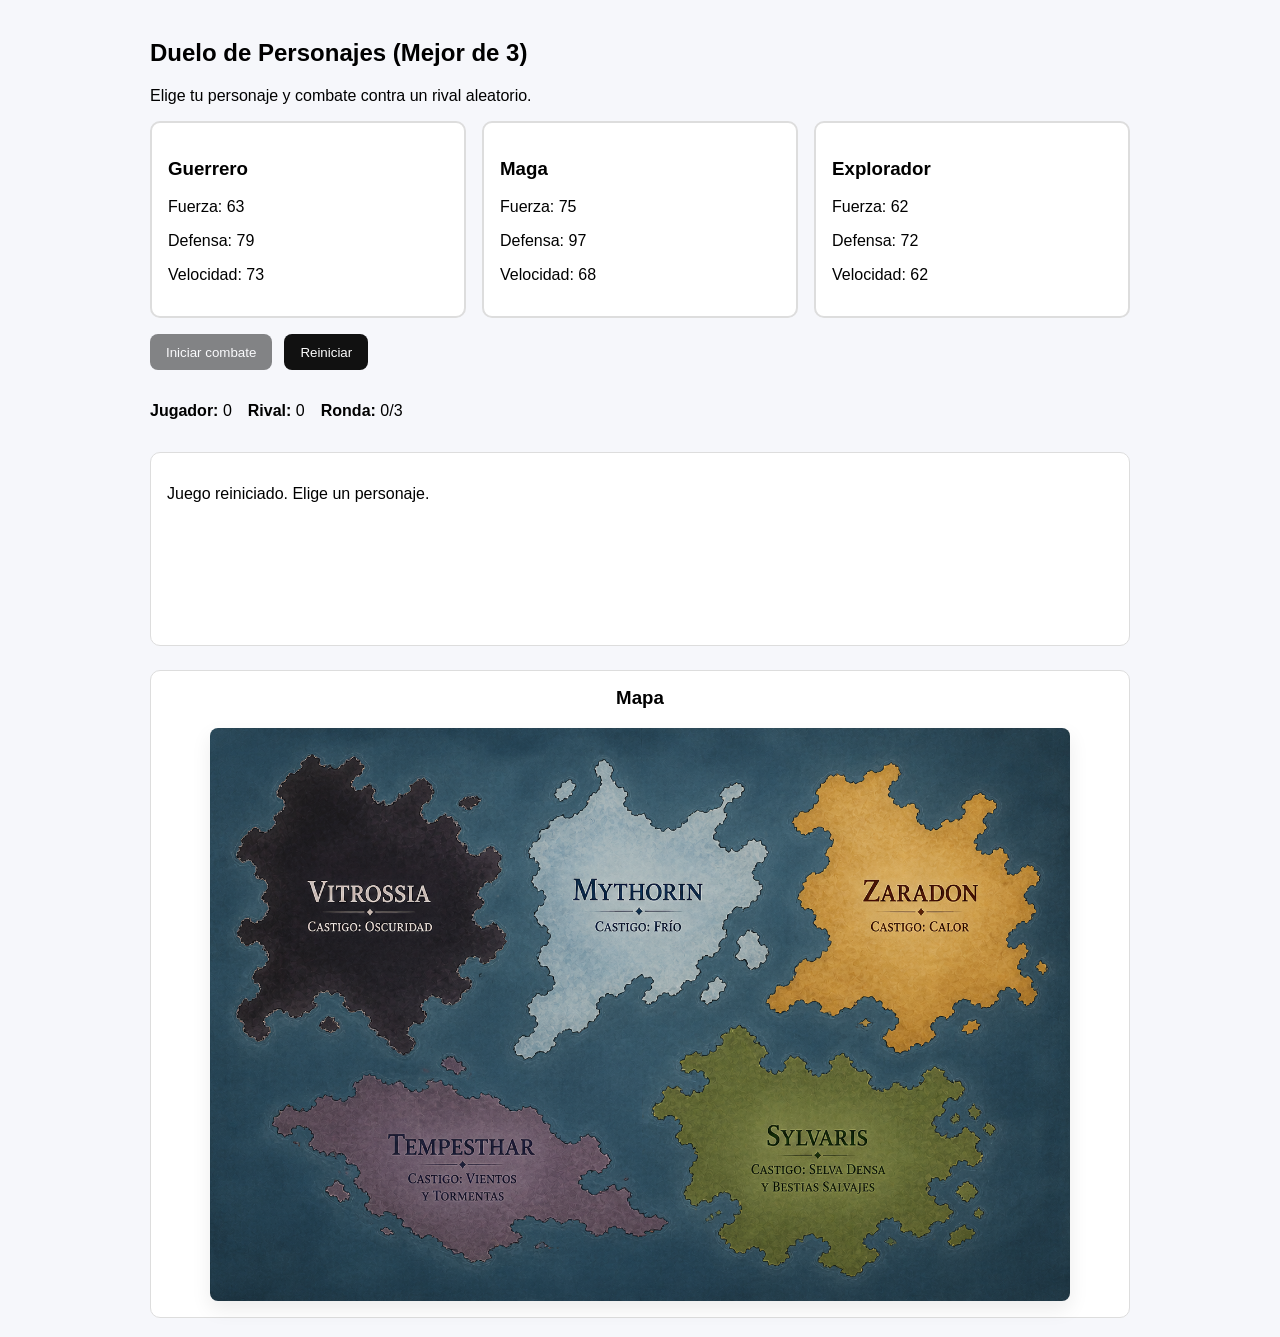
<file: principal.html>
<!doctype html>
<html lang="es">
  <head>
    <meta charset="UTF-8" />
    <meta name="viewport" content="width=device-width, initial-scale=1.0" />
    <title>Juego Principal</title>
    <link rel="stylesheet" href="principal.css" />
  </head>
  <body>
    <main class="game">
      <h2>Duelo de Personajes (Mejor de 3)</h2>
      <p>Elige tu personaje y combate contra un rival aleatorio.</p>

      <section id="characters" class="cards"></section>

      <section class="actions">
        <button id="fightBtn" disabled>Iniciar combate</button>
        <button id="resetBtn">Reiniciar</button>
      </section>

      <section class="scoreboard">
        <p><strong>Jugador:</strong> <span id="playerScore">0</span></p>
        <p><strong>Rival:</strong> <span id="enemyScore">0</span></p>
        <p><strong>Ronda:</strong> <span id="round">0</span>/3</p>
      </section>

      <section id="log" class="log" aria-live="polite"></section>

      <section class="mapa" aria-labelledby="mapa-title">
        <h3 id="mapa-title">Mapa</h3>
        <div class="mapa__wrapper">
          <img
            class="mapa__image"
            src="assets/images/mapa.png"
            alt="Mapa principal interactivo"
            loading="lazy"
          />
        </div>
      </section>
    </main>

    <script src="principal.js"></script>
  </body>
</html>
</file>
<file: principal.css>
body {
  margin: 0;
  font-family: Arial, sans-serif;
  background: #f6f7fb;
}

.game {
  max-width: 980px;
  margin: 0 auto;
  padding: 1.2rem;
}

.cards {
  display: grid;
  gap: 1rem;
  grid-template-columns: repeat(auto-fit, minmax(220px, 1fr));
  margin-top: 1rem;
}

.card {
  background: #fff;
  border: 2px solid #ddd;
  border-radius: 10px;
  padding: 1rem;
  cursor: pointer;
}

.card.selected {
  border-color: #1f6feb;
  box-shadow: 0 0 0 2px rgba(31, 111, 235, 0.15);
}

.actions {
  margin: 1rem 0;
  display: flex;
  gap: 0.75rem;
}

button {
  padding: 0.65rem 1rem;
  border: none;
  border-radius: 8px;
  background: #111;
  color: #fff;
  cursor: pointer;
}

button:disabled {
  opacity: 0.5;
  cursor: not-allowed;
}

.scoreboard {
  display: flex;
  gap: 1rem;
  flex-wrap: wrap;
}

.log {
  margin-top: 1rem;
  background: #fff;
  border-radius: 10px;
  padding: 1rem;
  min-height: 160px;
  border: 1px solid #ddd;
}


.mapa {
  margin-top: 1.5rem;
  background: #fff;
  border: 1px solid #ddd;
  border-radius: 10px;
  padding: 1rem;
}

.mapa h3 {
  margin-top: 0;
  text-align: center;
}

.mapa__wrapper {
  display: flex;
  justify-content: center;
  align-items: center;
}

.mapa__image {
  display: block;
  width: 100%;
  max-width: 860px;
  height: auto;
  border-radius: 8px;
  box-shadow: 0 8px 20px rgba(0, 0, 0, 0.08);
}

@media (max-width: 768px) {
  .mapa {
    padding: 0.75rem;
  }
}
</file>
